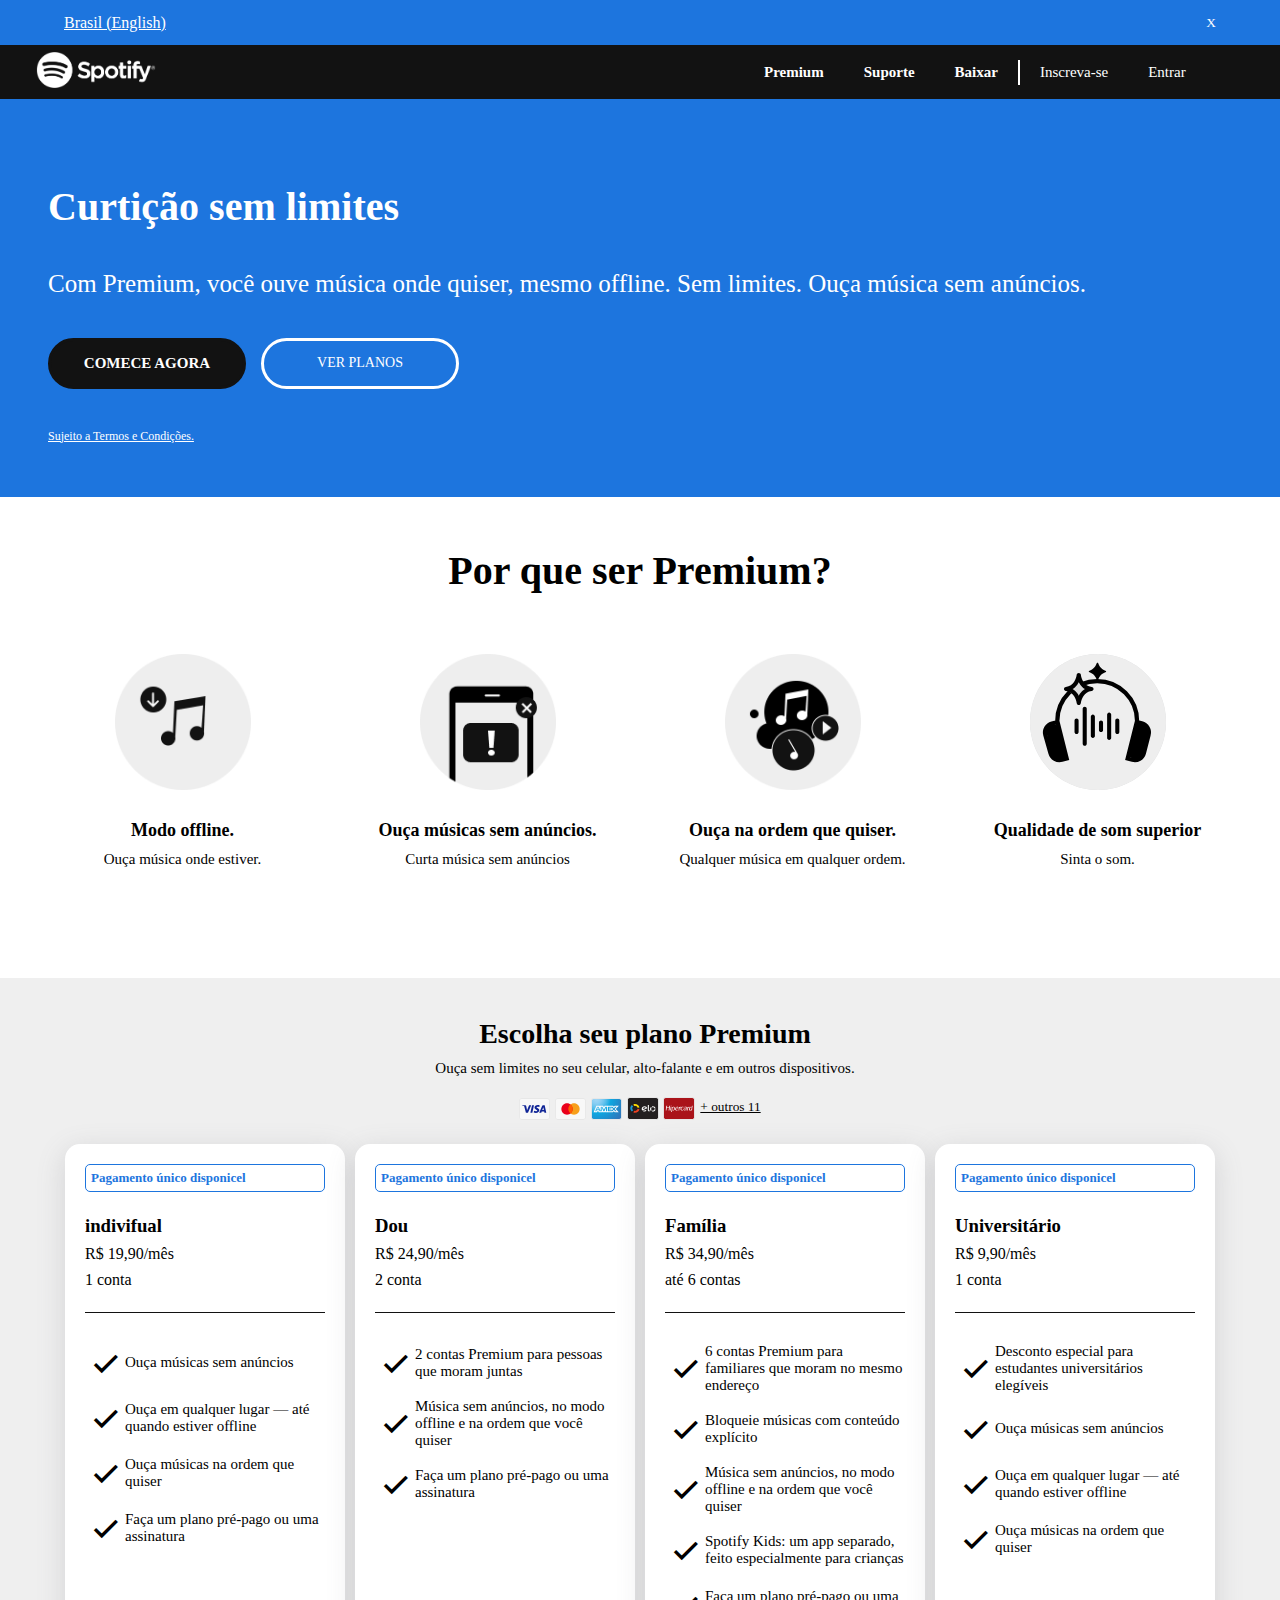
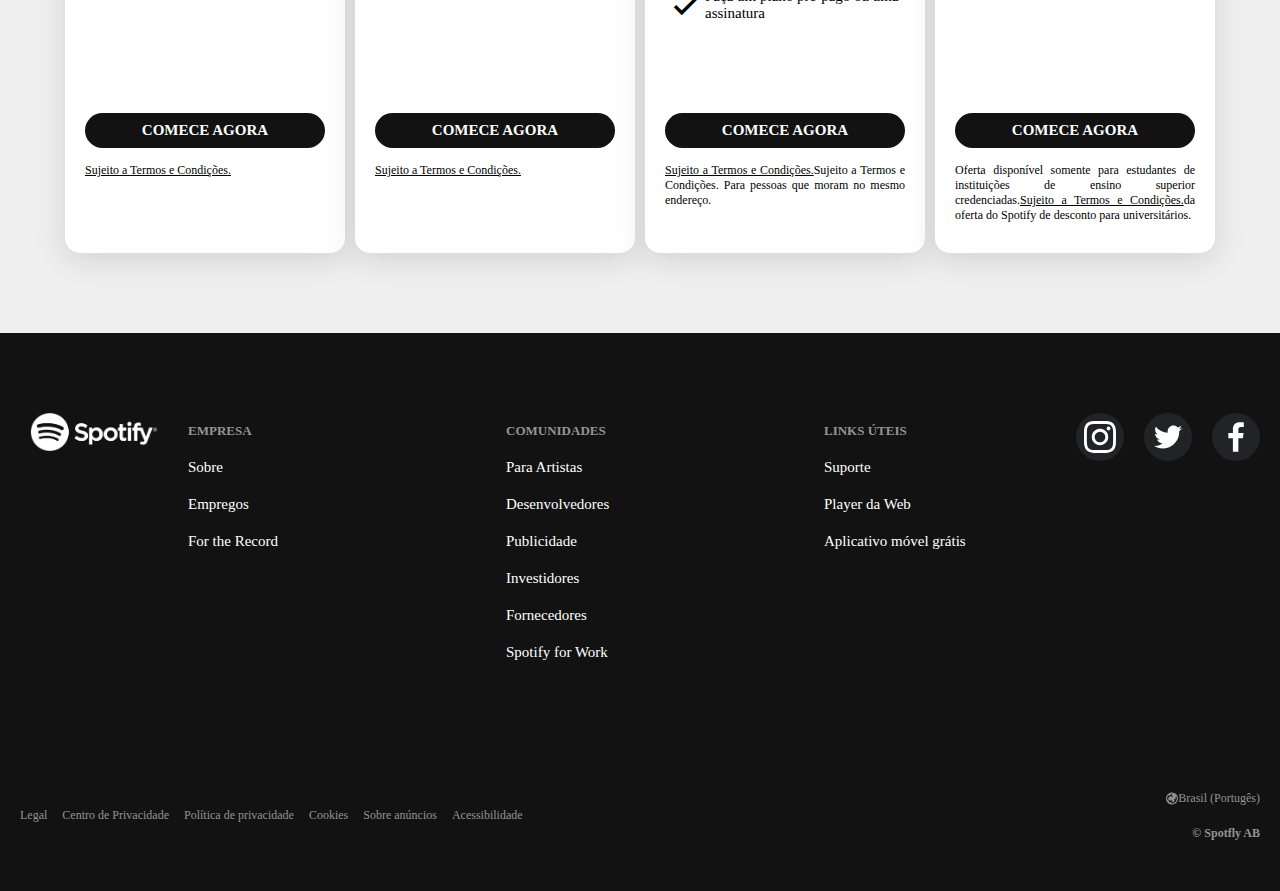
<file: index.html>
<!DOCTYPE html>
<html lang="en">
<head>
    <meta charset="UTF-8">
    <meta http-equiv="X-UA-Compatible" content="IE=edge">
    <meta name="viewport" content="width=device-width, initial-scale=1.0">
    <title>Spotifly Clone</title>
    <link rel="stylesheet" href="assets/style/style.css">
    <link rel="stylesheet" href="assets/style/style-seuplano.css">
    <link rel="stylesheet" href="assets/style/style-footer.css">

    <link href='https://unpkg.com/boxicons@2.1.4/css/boxicons.min.css' rel='stylesheet'>
</head>
<body>
    <header>

        <div id="lenguage">
            <p>Brasil (English)</p>
            <button id="close">X</button>
        </div>
        <nav>

            <a class="logo" href="/"><img src="assets/img/logo/logo.png" alt=""></a>
            
            <div class="mobile-menu">
                <div class="line1"></div>
                <div class="line2"></div>
                <div class="line3"></div>
            </div>
    
            <ul class="nav-list">
    
                <div class="nav-list-div">
    
                    <div class="nav-div-1">
                        <li><a href="#">Premium</a></li>
                        <li><a href="#">Suporte</a></li>
                        <li><a href="#">Baixar</a></li>
                    </div>
                    <div class="line-nav"></div>
                    <div class="nav-div-2">
                        <li><a href="#">Inscreva-se</a></li>
                        <li><a href="#">Entrar</a></li>
                    </div>
    
                </div>
    
                <div class="nav-div-3">
                    <img src="assets/img/logo/logo.png" alt="">
                </div>
    
            </ul>
    
        </nav>
        <section id="promotion">

            <div>
                <h1>Curtição sem limites</h1>
            </div>

            <div>
                <p>
                    Com Premium, você ouve música onde quiser, mesmo offline. Sem limites. Ouça música sem anúncios.
                </p>
            </div>

            <div class="botoes">
                <div class="btn_longo"> <p>Comece agora</p> </div>
                <div class="btn_longo-2"> <p>ver planos</p> </div>
            </div>

            <div class="letrinhas">
                <p><span> Sujeito a Termos e Condições.</span></p>
            </div>

        </section>
    </header>

    <main>
     
        <div id="premium">
            <div class="pq-premium">
                <h1>
                    Por que ser Premium?
                </h1>
            </div>
            <div id="pq_ser_premium">
                <div class="Modo_off">
                            <img src="assets/img/icons/icons_1.png" alt="">
                            <div>
                                <h4>Modo offline.</h4>
                                <p>Ouça música onde estiver.</p>
                            </div>
                </div>
                <div class="Modo_off">
                            <img src="assets/img/icons/icons_2.png" alt="">
                            <div>
                                <h4>Ouça músicas sem anúncios.</h4>
                                <p>Curta música sem anúncios</p>
                            </div>
                </div>
                <div class="Modo_off">
                            <img src="assets/img/icons/icons_3.png" alt="">
                            <div>
                                <h4>Ouça na ordem que quiser.</h4>
                                <p>Qualquer música em qualquer ordem.</p>
                            </div>
                </div>
                <div class="Modo_off">
                            <img src="assets/img/icons/icons_4.svg" alt="">
                            <div>
                                <h4>Qualidade de som superior</h4>
                                <p>Sinta o som.</p>
                            </div>
                </div>
            </div>
        </div>
        <section id="planos">
            <div class="escolha_p">
                <h3>Escolha seu plano Premium</h3>
                <p>Ouça sem limites no seu celular, alto-falante e em outros dispositivos.
                </p>
            </div>
            <div id= "cartoes">
                <div id="galeria">
                    <img src="assets/img/cards/card_1.svg">
                    <img src="assets/img/cards/card_2.svg">
                    <img src="assets/img/cards/card_3.svg">
                    <img src="assets/img/cards/card_4.svg">
                    <img src="assets/img/cards/card_5.svg">
                    
                    <div id="mais">
                        <img src="assets/img/cards-plus/card_plus_1.svg">
                        <img src="assets/img/cards-plus/card_plus_2.svg">
                        <img src="assets/img/cards-plus/card_plus_3.svg">
                        <img src="assets/img/cards-plus/card_plus_4.svg">
                        <img src="assets/img/cards-plus/card_plus_5.svg">
                        <img src="assets/img/cards-plus/card_plus_6.svg">
                        <img src="assets/img/cards-plus/card_plus_7.svg">
                        <img src="assets/img/cards-plus/card_plus_8.svg">
                        <img src="assets/img/cards-plus/card_plus_9.svg">
                        <img src="assets/img/cards-plus/card_plus_10.svg">
                        <img src="assets/img/cards-plus/card_plus_11.svg">
                    </div>
                </div>
                <button id="btn-mostrar-mais">+ outros 11</button>
            </div>

            <section id="cards">
                <div class="cards-4">
                    <div class="card">
                        <div class="pagamento-ind">
                            <p><span class="pagamento">Pagamento único disponicel</span></p>
                            <h3>indivifual</h3>
                            <p>R$ 19,90/mês</p>
                            <p>1 conta</p>
                            <div class="linha"></div>
                        </div>
                        <ul class="card-list">
                            <li> <i class='bx bx-check' ></i>
                                Ouça músicas sem anúncios</li>
                            <li><i class='bx bx-check' ></i>
                                Ouça em qualquer lugar — até quando estiver offline</li>
                            <li><i class='bx bx-check' ></i>
                                Ouça músicas na ordem que quiser</li>
                            <li><i class='bx bx-check' ></i>
                                Faça um plano pré-pago ou uma assinatura</li>
                        </ul>
                        <div class="btn-comeca-agr">
                            <p>comece agora</p>
                        </div>
                
                        <div class="sujeito">
                            <p><span>Sujeito a Termos e Condições.</span></p>
                        </div>
                    </div>
                </div>
                <div class="cards-4">
                    <div class="card">
                        <div class="pagamento-ind">
                            <p><span class="pagamento">Pagamento único disponicel</span></p>
                            <h3>Dou</h3>
                            <p>R$ 24,90/mês</p>
                            <p>2 conta</p>
                            <div class="linha"></div>
                        </div>
                        <ul class="card-list">
                            <li> <i class='bx bx-check' ></i>
                                2 contas Premium para pessoas que moram juntas</li>
                            <li><i class='bx bx-check' ></i>
                                Música sem anúncios, no modo offline e na ordem que você quiser</li>
                            <li><i class='bx bx-check' ></i>
                                Faça um plano pré-pago ou uma assinatura</li>
                        </ul>
                        <div class="btn-comeca-agr">
                            <p>comece agora</p>
                        </div>
                
                        <div class="sujeito">
                            <p><span>Sujeito a Termos e Condições.</span></p>
                        </div>
                    </div>
                </div>
                <div class="cards-4">
                    <div class="card">
                        <div class="pagamento-ind">
                            <p><span class="pagamento">Pagamento único disponicel</span></p>
                            <h3>Família</h3>
                            <p>R$ 34,90/mês</p>
                            <p>até 6 contas</p>
                            <div class="linha"></div>
                        </div>
                        <ul class="card-list">
                            <li> <i class='bx bx-check' ></i>
                                6 contas Premium para familiares que moram no mesmo endereço</li>
                            <li><i class='bx bx-check' ></i>
                                Bloqueie músicas com conteúdo explícito</li>
                            <li><i class='bx bx-check' ></i>
                                Música sem anúncios, no modo offline e na ordem que você quiser</li>
                            <li><i class='bx bx-check' ></i>
                                Spotify Kids: um app separado, feito especialmente para crianças</li>
                            <li><i class='bx bx-check' ></i>
                                Faça um plano pré-pago ou uma assinatura</li>
                        </ul>
                        <div class="btn-comeca-agr">
                            <p>comece agora</p>
                        </div>
                
                        <div class="sujeito">
                            <p>
                                <span>Sujeito a Termos e Condições.</span>Sujeito a Termos e Condições. Para pessoas que moram no mesmo endereço.</p>
                        </div>
                    </div>
                </div>
                <div class="cards-4">
                    <div class="card">
                        <div class="pagamento-ind">
                            <p><span class="pagamento">Pagamento único disponicel</span></p>
                            <h3>Universitário</h3>
                            <p>R$ 9,90/mês</p>
                            <p>1 conta</p>
                            <div class="linha"></div>
                        </div>
                        <ul class="card-list">
                            <li> <i class='bx bx-check' ></i>
                                Desconto especial para estudantes universitários elegíveis</li>
                            <li><i class='bx bx-check' ></i>
                                Ouça músicas sem anúncios</li>
                            <li><i class='bx bx-check' ></i>
                                Ouça em qualquer lugar — até quando estiver offline</li>
                            <li><i class='bx bx-check' ></i>
                                Ouça músicas na ordem que quiser</li>
                        </ul>
                        <div class="btn-comeca-agr">
                            <p>comece agora</p>
                        </div>
                
                        <div class="sujeito">
                            <p>Oferta disponível somente para estudantes de instituições de ensino superior credenciadas.<span>Sujeito a Termos e Condições.</span>da oferta do Spotify de desconto para universitários.</p>
                        </div>
                    </div>
                </div>
            </section>
        </section>

    </main>
    <footer>

        <div id="footer-page">
            
            <div class="teste">
                <div class="footer-logo">
                    <img src="assets/img/logo/logo.png" alt="">
                </div>
                <div id="footer_cont">
                    <div class="footer-caracts">
                       <h4>EMPRESA</h4>
                        <div>
                            <p>Sobre</p>
                            <p>Empregos</p>
                            <p>For the Record</p>
                        </div>
                    </div>
                    <div class="footer-caracts">
                       <h4>COMUNIDADES</h4>
                        <div>
                            <p>Para Artistas</p>
                            <p>Desenvolvedores</p>
                            <p>Publicidade</p>
                            <p>Investidores</p>
                            <p>Fornecedores</p>
                            <p>Spotify for Work</p>
                        </div>
                    </div>
                    <div class="footer-caracts">
                       <h4>LINKS ÚTEIS</h4>
                        <div>
                            <p>Suporte</p>
                            <p>Player da Web</p>
                            <p>Aplicativo móvel grátis</p>
                        </div>
                    </div>
                </div>
                <div class="social_midias">
                    <div>
                        <img src="assets/img/social-logos/social_icons_1.svg" alt="">
                    </div>
                    <div>
                        <img src="assets/img/social-logos/social_icons_2.svg" alt="">
                    </div>
                    <div>
                        <img src="assets/img/social-logos/social_icons_3.svg" alt="">
                    </div>
                </div>
            </div>

            <div class="finalzinho">
                <div class="elementos">
                    <p>Legal</p>
                    <p>Centro de Privacidade</p>
                    <p>Política de privacidade</p>
                    <p>Cookies</p>
                    <p>Sobre anúncios</p>
                    <p>Acessibilidade</p>
                </div>
                <div class="direitos">
                    <div class="mundinho">
                        <svg width="12" height="13" viewBox="0 0 12 13" xmlns="http://www.w3.org/2000/svg" aria-hidden="true" focusable="false" class="svelte-184rsfv">
                            <path d="M6 0.624023C8.07255 0.624023 9.90309 1.68041 10.9815 3.28299C10.9819 3.28367 10.9822 3.28403 10.9825 3.28438C11.0029 3.30998 11.0209 3.33677 11.0363 3.36446C11.6453 4.30352 12 5.42315 12 6.62402C12 9.92265 9.32436 12.6079 6.02962 12.624C6.02732 12.6241 6.02495 12.6241 6.02258 12.6241L6 12.624C2.69149 12.624 0 9.93253 0 6.62402C0 3.31571 2.69149 0.624023 6 0.624023ZM6 1.78528C5.80411 1.78528 5.61089 1.79698 5.42102 1.81972C5.39755 1.91375 5.34896 2.0023 5.2765 2.07641L3.75157 3.63714C3.64024 3.75103 3.48978 3.812 3.33616 3.812C3.26752 3.812 3.19848 3.7998 3.1318 3.77483C2.91623 3.69359 2.76891 3.49277 2.75652 3.26265L2.74444 3.04725C1.77228 3.93289 1.16125 5.20844 1.16125 6.62402C1.16125 6.90513 1.18535 7.1807 1.23158 7.44881L2.11909 8.18538C2.12814 8.19266 2.13699 8.20053 2.14564 8.20859L2.91981 8.93437C2.99003 9.00007 3.04274 9.08228 3.07323 9.17374L3.37633 10.0793L3.83343 10.3016H4.86133C5.01514 10.3016 5.16285 10.3625 5.27182 10.4715L6.25621 11.4561C8.80567 11.3224 10.8387 9.20617 10.8387 6.62402C10.8387 5.8726 10.6666 5.16063 10.3596 4.52549L9.45716 5.24616L9.62455 5.6122C9.65956 5.68812 9.67726 5.77053 9.67726 5.85393V6.60784C9.67726 6.78014 9.60075 6.94358 9.46857 7.05393C9.3362 7.16407 9.16154 7.2103 8.99219 7.17902L8.05556 7.00751L8.52643 8.28855C8.58347 8.44354 8.57167 8.61544 8.49417 8.76139L7.67162 10.3097C7.58211 10.4783 7.41628 10.5907 7.22969 10.6136L7.15866 10.6179C6.94387 10.6179 6.74659 10.4991 6.64589 10.3093L6.25231 9.56742C6.24563 9.55444 6.23913 9.54126 6.23323 9.52788L5.91027 8.78833L5.5222 8.25412L4.15443 8.44118C4.0551 8.45475 3.9538 8.44255 3.86057 8.40518L2.68811 7.93765C2.46526 7.84855 2.3201 7.632 2.32244 7.39204L2.33879 5.84783C2.34095 5.65035 2.44304 5.46763 2.61022 5.3624L4.57554 4.12641C4.81058 3.97869 5.11781 4.01783 5.30801 4.22062L5.95905 4.91395L6.7818 5.23062L7.05303 5.13365L5.90181 3.48933C5.77849 3.3131 5.76256 3.08317 5.86051 2.89179L6.41732 1.80311C6.27976 1.7913 6.14057 1.78528 6 1.78528Z" fill="#8F8F8F"></path>
                        </svg>
                        Brasil (Portugês)
                    </div>
                    <h4>&copy; Spotfly AB</h4>
                    
                </div>
            </div>
            
    </footer>
    <script src="assets/script/script.js"></script>
    <script src="assets/script/script-seuplano.js"></script>
</body>
</html>
</file>
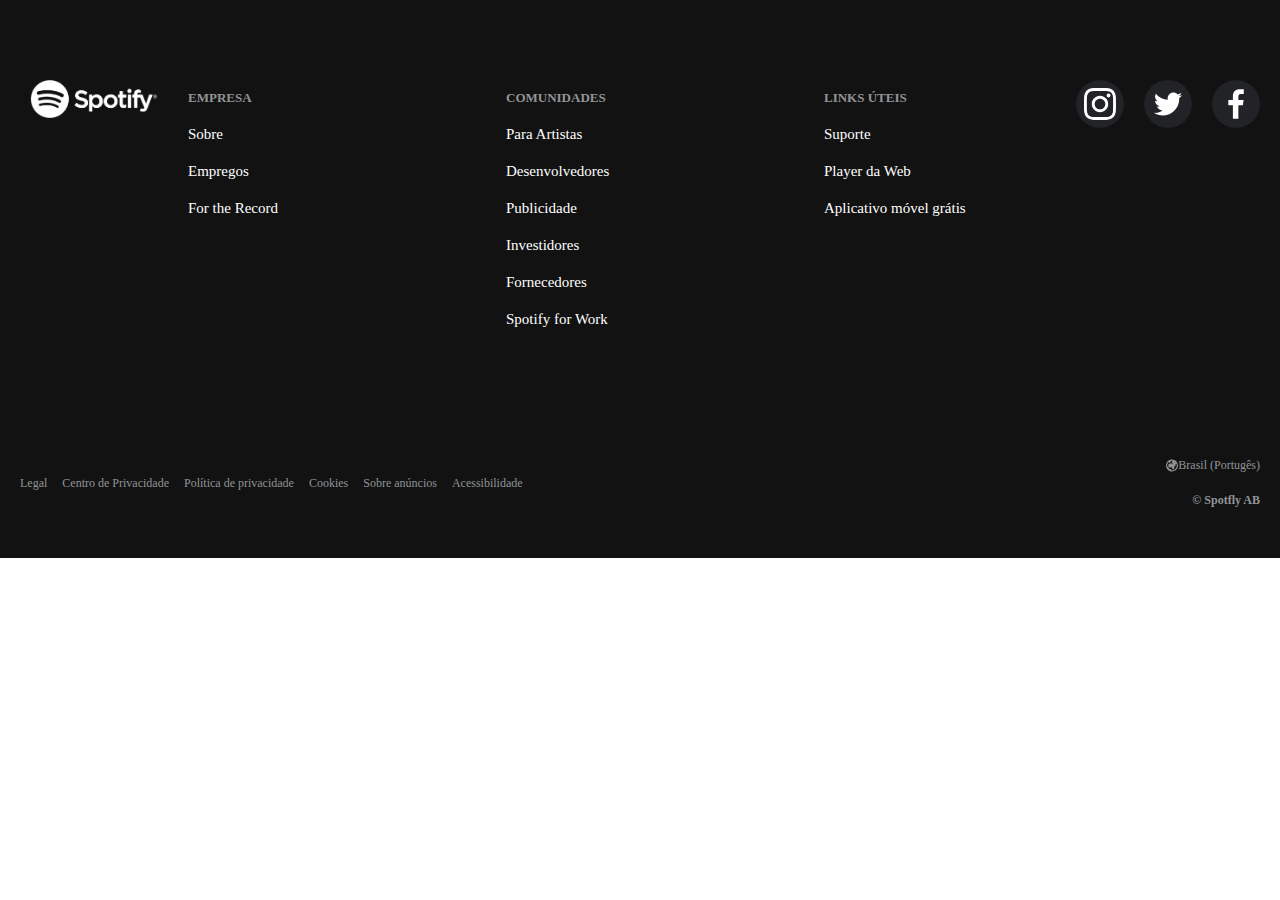
<file: testes/footer/footer.html>
<!DOCTYPE html>
<html lang="en">
<head>
    <meta charset="UTF-8">
    <meta http-equiv="X-UA-Compatible" content="IE=edge">
    <meta name="viewport" content="width=device-width, initial-scale=1.0">
    <title>Document</title>
    <link rel="stylesheet" href="footer.css">
</head>
<body>
    <footer>

        <div id="footer-page">
            
            <div class="teste">
                <div class="footer-logo">
                    <img src="../assets/img/logo/logo.png" alt="">
                </div>
                <div id="footer_cont">
                    <div class="footer-caracts">
                       <h4>EMPRESA</h4>
                        <div>
                            <p>Sobre</p>
                            <p>Empregos</p>
                            <p>For the Record</p>
                        </div>
                    </div>
                    <div class="footer-caracts">
                       <h4>COMUNIDADES</h4>
                        <div>
                            <p>Para Artistas</p>
                            <p>Desenvolvedores</p>
                            <p>Publicidade</p>
                            <p>Investidores</p>
                            <p>Fornecedores</p>
                            <p>Spotify for Work</p>
                        </div>
                    </div>
                    <div class="footer-caracts">
                       <h4>LINKS ÚTEIS</h4>
                        <div>
                            <p>Suporte</p>
                            <p>Player da Web</p>
                            <p>Aplicativo móvel grátis</p>
                        </div>
                    </div>
                </div>
                <div class="social_midias">
                    <div>
                        <img src="../assets/img/social-logos/social_icons_1.svg" alt="">
                    </div>
                    <div>
                        <img src="../assets/img/social-logos/social_icons_2.svg" alt="">
                    </div>
                    <div>
                        <img src="../assets/img/social-logos/social_icons_3.svg" alt="">
                    </div>
                </div>
            </div>

            <div class="finalzinho">
                <div class="elementos">
                    <p>Legal</p>
                    <p>Centro de Privacidade</p>
                    <p>Política de privacidade</p>
                    <p>Cookies</p>
                    <p>Sobre anúncios</p>
                    <p>Acessibilidade</p>
                </div>
                <div class="direitos">
                    <div class="mundinho">
                        <svg width="12" height="13" viewBox="0 0 12 13" xmlns="http://www.w3.org/2000/svg" aria-hidden="true" focusable="false" class="svelte-184rsfv">
                            <path d="M6 0.624023C8.07255 0.624023 9.90309 1.68041 10.9815 3.28299C10.9819 3.28367 10.9822 3.28403 10.9825 3.28438C11.0029 3.30998 11.0209 3.33677 11.0363 3.36446C11.6453 4.30352 12 5.42315 12 6.62402C12 9.92265 9.32436 12.6079 6.02962 12.624C6.02732 12.6241 6.02495 12.6241 6.02258 12.6241L6 12.624C2.69149 12.624 0 9.93253 0 6.62402C0 3.31571 2.69149 0.624023 6 0.624023ZM6 1.78528C5.80411 1.78528 5.61089 1.79698 5.42102 1.81972C5.39755 1.91375 5.34896 2.0023 5.2765 2.07641L3.75157 3.63714C3.64024 3.75103 3.48978 3.812 3.33616 3.812C3.26752 3.812 3.19848 3.7998 3.1318 3.77483C2.91623 3.69359 2.76891 3.49277 2.75652 3.26265L2.74444 3.04725C1.77228 3.93289 1.16125 5.20844 1.16125 6.62402C1.16125 6.90513 1.18535 7.1807 1.23158 7.44881L2.11909 8.18538C2.12814 8.19266 2.13699 8.20053 2.14564 8.20859L2.91981 8.93437C2.99003 9.00007 3.04274 9.08228 3.07323 9.17374L3.37633 10.0793L3.83343 10.3016H4.86133C5.01514 10.3016 5.16285 10.3625 5.27182 10.4715L6.25621 11.4561C8.80567 11.3224 10.8387 9.20617 10.8387 6.62402C10.8387 5.8726 10.6666 5.16063 10.3596 4.52549L9.45716 5.24616L9.62455 5.6122C9.65956 5.68812 9.67726 5.77053 9.67726 5.85393V6.60784C9.67726 6.78014 9.60075 6.94358 9.46857 7.05393C9.3362 7.16407 9.16154 7.2103 8.99219 7.17902L8.05556 7.00751L8.52643 8.28855C8.58347 8.44354 8.57167 8.61544 8.49417 8.76139L7.67162 10.3097C7.58211 10.4783 7.41628 10.5907 7.22969 10.6136L7.15866 10.6179C6.94387 10.6179 6.74659 10.4991 6.64589 10.3093L6.25231 9.56742C6.24563 9.55444 6.23913 9.54126 6.23323 9.52788L5.91027 8.78833L5.5222 8.25412L4.15443 8.44118C4.0551 8.45475 3.9538 8.44255 3.86057 8.40518L2.68811 7.93765C2.46526 7.84855 2.3201 7.632 2.32244 7.39204L2.33879 5.84783C2.34095 5.65035 2.44304 5.46763 2.61022 5.3624L4.57554 4.12641C4.81058 3.97869 5.11781 4.01783 5.30801 4.22062L5.95905 4.91395L6.7818 5.23062L7.05303 5.13365L5.90181 3.48933C5.77849 3.3131 5.76256 3.08317 5.86051 2.89179L6.41732 1.80311C6.27976 1.7913 6.14057 1.78528 6 1.78528Z" fill="#8F8F8F"></path>
                        </svg>
                        Brasil (Portugês)
                    </div>
                    <h4>&copy; Spotfly AB</h4>
                    
                </div>
            </div>
            
    </footer>
</body>
</html>
</file>
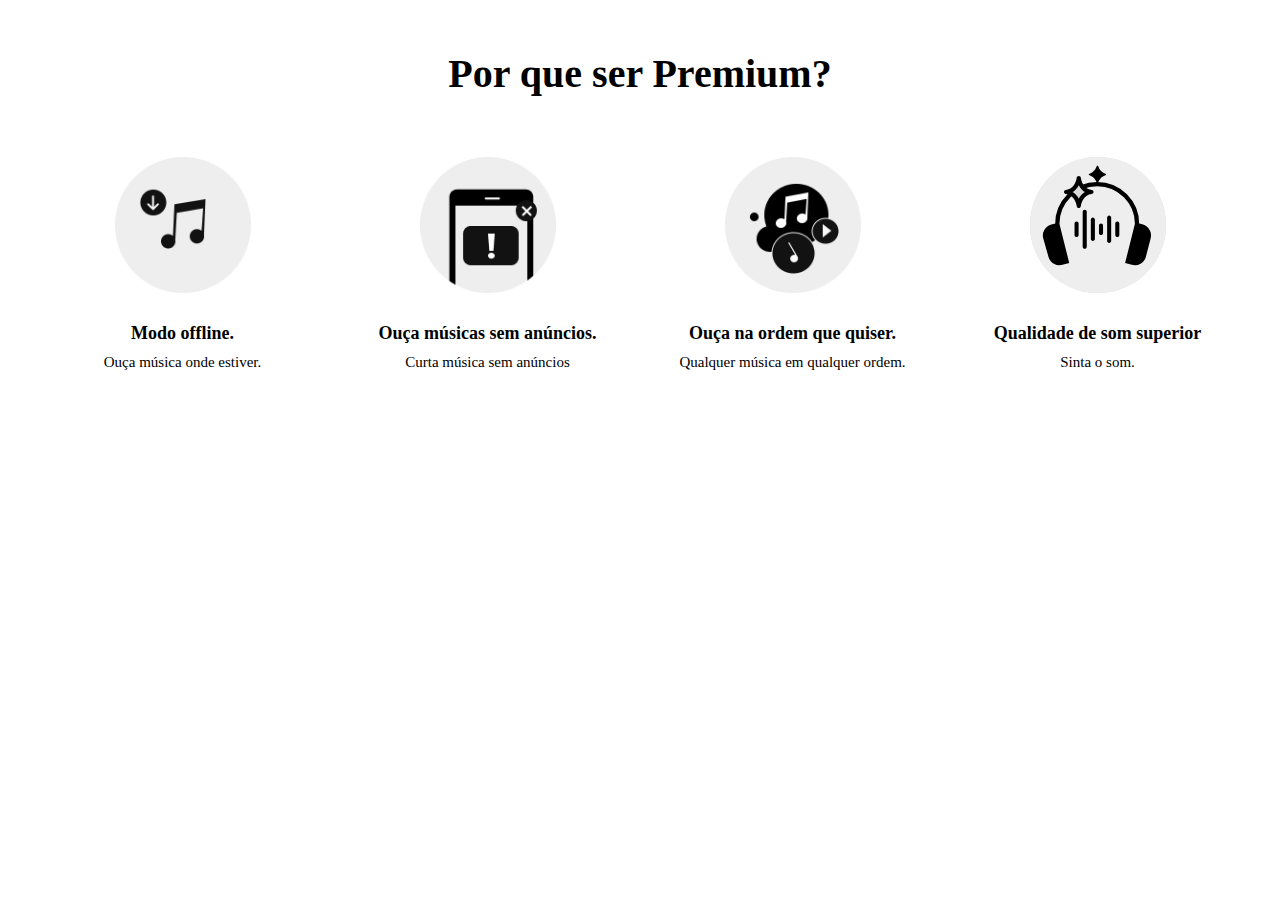
<file: testes/teste03/teste03.html>
<!DOCTYPE html>
<html lang="en">
<head>
    <meta charset="UTF-8">
    <meta http-equiv="X-UA-Compatible" content="IE=edge">
    <meta name="viewport" content="width=device-width, initial-scale=1.0">
    <title>Document</title>
    <link rel="stylesheet" href="teste03.css">
</head>
<body>
    <main>

        <div id="premium">
            <div class="pq-premium">
                <h1>
                    Por que ser Premium?
                </h1>
            </div>
            <div id="pq_ser_premium">
                <div class="Modo_off">
                            <img src="../assets/img/icons/icons_1.png" alt="">
                            <div>
                                <h4>Modo offline.</h4>
                                <p>Ouça música onde estiver.</p>
                            </div>
                </div>
                <div class="Modo_off">
                            <img src="../assets/img/icons/icons_2.png" alt="">
                            <div>
                                <h4>Ouça músicas sem anúncios.</h4>
                                <p>Curta música sem anúncios</p>
                            </div>
                </div>
                <div class="Modo_off">
                            <img src="../assets/img/icons/icons_3.png" alt="">
                            <div>
                                <h4>Ouça na ordem que quiser.</h4>
                                <p>Qualquer música em qualquer ordem.</p>
                            </div>
                </div>
                <div class="Modo_off">
                            <img src="../assets/img/icons/icons_4.svg" alt="">
                            <div>
                                <h4>Qualidade de som superior</h4>
                                <p>Sinta o som.</p>
                            </div>
                </div>
            </div>
        </div>
    </main>
</body>
</html>
</file>
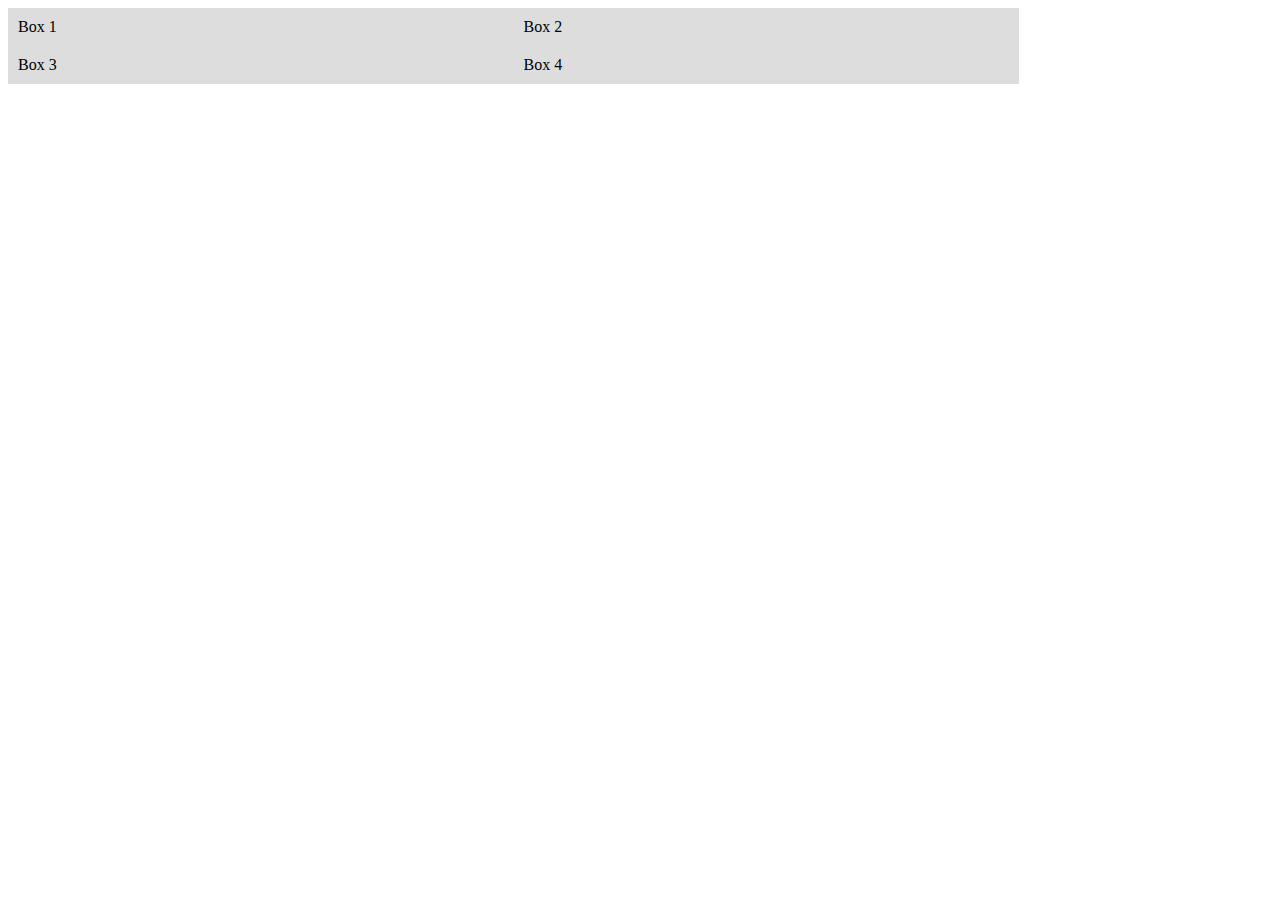
<file: testes/teste03/teste3.5.html>
<!DOCTYPE html>
<html lang="en">
<head>
    <meta charset="UTF-8">
    <meta http-equiv="X-UA-Compatible" content="IE=edge">
    <meta name="viewport" content="width=device-width, initial-scale=1.0">
    <title>Document</title>
    <link rel="stylesheet" href="teste3.5.css">
</head>
<body>
    <div class="container">
        <div class="box">Box 1</div>
        <div class="box">Box 2</div>
        <div class="box">Box 3</div>
        <div class="box">Box 4</div>
    </div>      
</body>
</html>
</file>
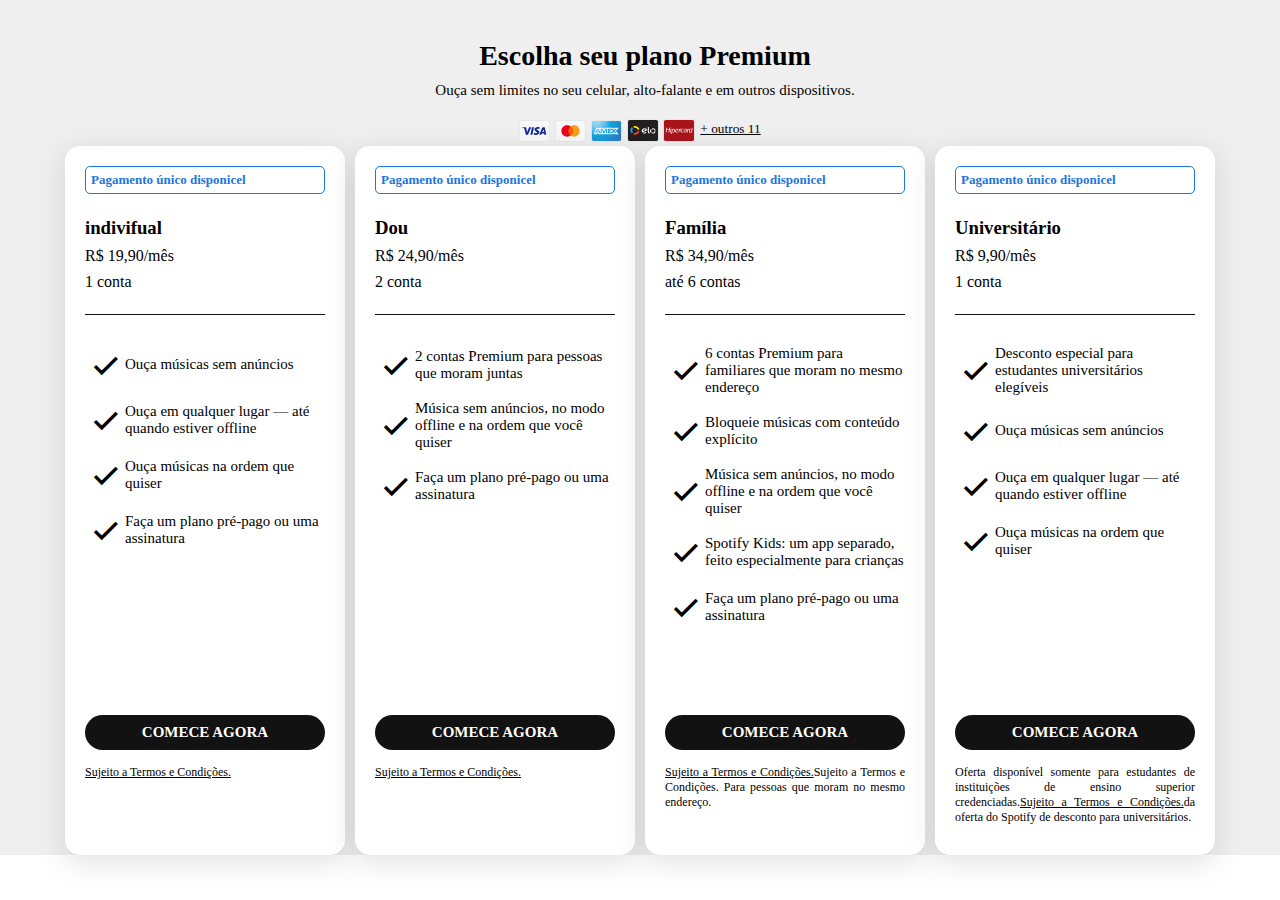
<file: testes/teste04/teste04.html>
<!DOCTYPE html>
<html lang="en">
<head>
    <meta charset="UTF-8">
    <meta http-equiv="X-UA-Compatible" content="IE=edge">
    <meta name="viewport" content="width=device-width, initial-scale=1.0">
    <title>Document</title>
    <link rel="stylesheet" href="teste04.css">
    <link href='https://unpkg.com/boxicons@2.1.4/css/boxicons.min.css' rel='stylesheet'>

</head>
<body>
    <main>
        <section id="planos">
            <div class="escolha_p">
                <h3>Escolha seu plano Premium</h3>
                <p>Ouça sem limites no seu celular, alto-falante e em outros dispositivos.
                </p>
            </div>
            <div id= "cartoes">
                <div id="galeria">
                    <img src="../assets/img/cards/card_1.svg">
                    <img src="../assets/img/cards/card_2.svg">
                    <img src="../assets/img/cards/card_3.svg">
                    <img src="../assets/img/cards/card_4.svg">
                    <img src="../assets/img/cards/card_5.svg">
                    
                    <div id="mais">
                        <img src="../assets/img/cards-plus/card_plus_1.svg">
                        <img src="../assets/img/cards-plus/card_plus_2.svg">
                        <img src="../assets/img/cards-plus/card_plus_3.svg">
                        <img src="../assets/img/cards-plus/card_plus_4.svg">
                        <img src="../assets/img/cards-plus/card_plus_5.svg">
                        <img src="../assets/img/cards-plus/card_plus_6.svg">
                        <img src="../assets/img/cards-plus/card_plus_7.svg">
                        <img src="../assets/img/cards-plus/card_plus_8.svg">
                        <img src="../assets/img/cards-plus/card_plus_9.svg">
                        <img src="../assets/img/cards-plus/card_plus_10.svg">
                        <img src="../assets/img/cards-plus/card_plus_11.svg">
                    </div>
                </div>
                <button id="btn-mostrar-mais">+ outros 11</button>
            </div>

            <section id="cards">
                <div class="cards-4">
                    <div class="card">
                        <div class="pagamento-ind">
                            <p><span class="pagamento">Pagamento único disponicel</span></p>
                            <h3>indivifual</h3>
                            <p>R$ 19,90/mês</p>
                            <p>1 conta</p>
                            <div class="linha"></div>
                        </div>
                        <ul class="card-list">
                            <li> <i class='bx bx-check' ></i>
                                Ouça músicas sem anúncios</li>
                            <li><i class='bx bx-check' ></i>
                                Ouça em qualquer lugar — até quando estiver offline</li>
                            <li><i class='bx bx-check' ></i>
                                Ouça músicas na ordem que quiser</li>
                            <li><i class='bx bx-check' ></i>
                                Faça um plano pré-pago ou uma assinatura</li>
                        </ul>
                        <div class="btn-comeca-agr">
                            <p>comece agora</p>
                        </div>
                
                        <div class="sujeito">
                            <p><span>Sujeito a Termos e Condições.</span></p>
                        </div>
                    </div>
                </div>
                <div class="cards-4">
                    <div class="card">
                        <div class="pagamento-ind">
                            <p><span class="pagamento">Pagamento único disponicel</span></p>
                            <h3>Dou</h3>
                            <p>R$ 24,90/mês</p>
                            <p>2 conta</p>
                            <div class="linha"></div>
                        </div>
                        <ul class="card-list">
                            <li> <i class='bx bx-check' ></i>
                                2 contas Premium para pessoas que moram juntas</li>
                            <li><i class='bx bx-check' ></i>
                                Música sem anúncios, no modo offline e na ordem que você quiser</li>
                            <li><i class='bx bx-check' ></i>
                                Faça um plano pré-pago ou uma assinatura</li>
                        </ul>
                        <div class="btn-comeca-agr">
                            <p>comece agora</p>
                        </div>
                
                        <div class="sujeito">
                            <p><span>Sujeito a Termos e Condições.</span></p>
                        </div>
                    </div>
                </div>
                <div class="cards-4">
                    <div class="card">
                        <div class="pagamento-ind">
                            <p><span class="pagamento">Pagamento único disponicel</span></p>
                            <h3>Família</h3>
                            <p>R$ 34,90/mês</p>
                            <p>até 6 contas</p>
                            <div class="linha"></div>
                        </div>
                        <ul class="card-list">
                            <li> <i class='bx bx-check' ></i>
                                6 contas Premium para familiares que moram no mesmo endereço</li>
                            <li><i class='bx bx-check' ></i>
                                Bloqueie músicas com conteúdo explícito</li>
                            <li><i class='bx bx-check' ></i>
                                Música sem anúncios, no modo offline e na ordem que você quiser</li>
                            <li><i class='bx bx-check' ></i>
                                Spotify Kids: um app separado, feito especialmente para crianças</li>
                            <li><i class='bx bx-check' ></i>
                                Faça um plano pré-pago ou uma assinatura</li>
                        </ul>
                        <div class="btn-comeca-agr">
                            <p>comece agora</p>
                        </div>
                
                        <div class="sujeito">
                            <p>
                                <span>Sujeito a Termos e Condições.</span>Sujeito a Termos e Condições. Para pessoas que moram no mesmo endereço.</p>
                        </div>
                    </div>
                </div>
                <div class="cards-4">
                    <div class="card">
                        <div class="pagamento-ind">
                            <p><span class="pagamento">Pagamento único disponicel</span></p>
                            <h3>Universitário</h3>
                            <p>R$ 9,90/mês</p>
                            <p>1 conta</p>
                            <div class="linha"></div>
                        </div>
                        <ul class="card-list">
                            <li> <i class='bx bx-check' ></i>
                                Desconto especial para estudantes universitários elegíveis</li>
                            <li><i class='bx bx-check' ></i>
                                Ouça músicas sem anúncios</li>
                            <li><i class='bx bx-check' ></i>
                                Ouça em qualquer lugar — até quando estiver offline</li>
                            <li><i class='bx bx-check' ></i>
                                Ouça músicas na ordem que quiser</li>
                        </ul>
                        <div class="btn-comeca-agr">
                            <p>comece agora</p>
                        </div>
                
                        <div class="sujeito">
                            <p>Oferta disponível somente para estudantes de instituições de ensino superior credenciadas.<span>Sujeito a Termos e Condições.</span>da oferta do Spotify de desconto para universitários.</p>
                        </div>
                    </div>
                </div>
            </section>
        </section>

    </main>
    <script src="teste04.js"></script>
</body>
</html>
</file>
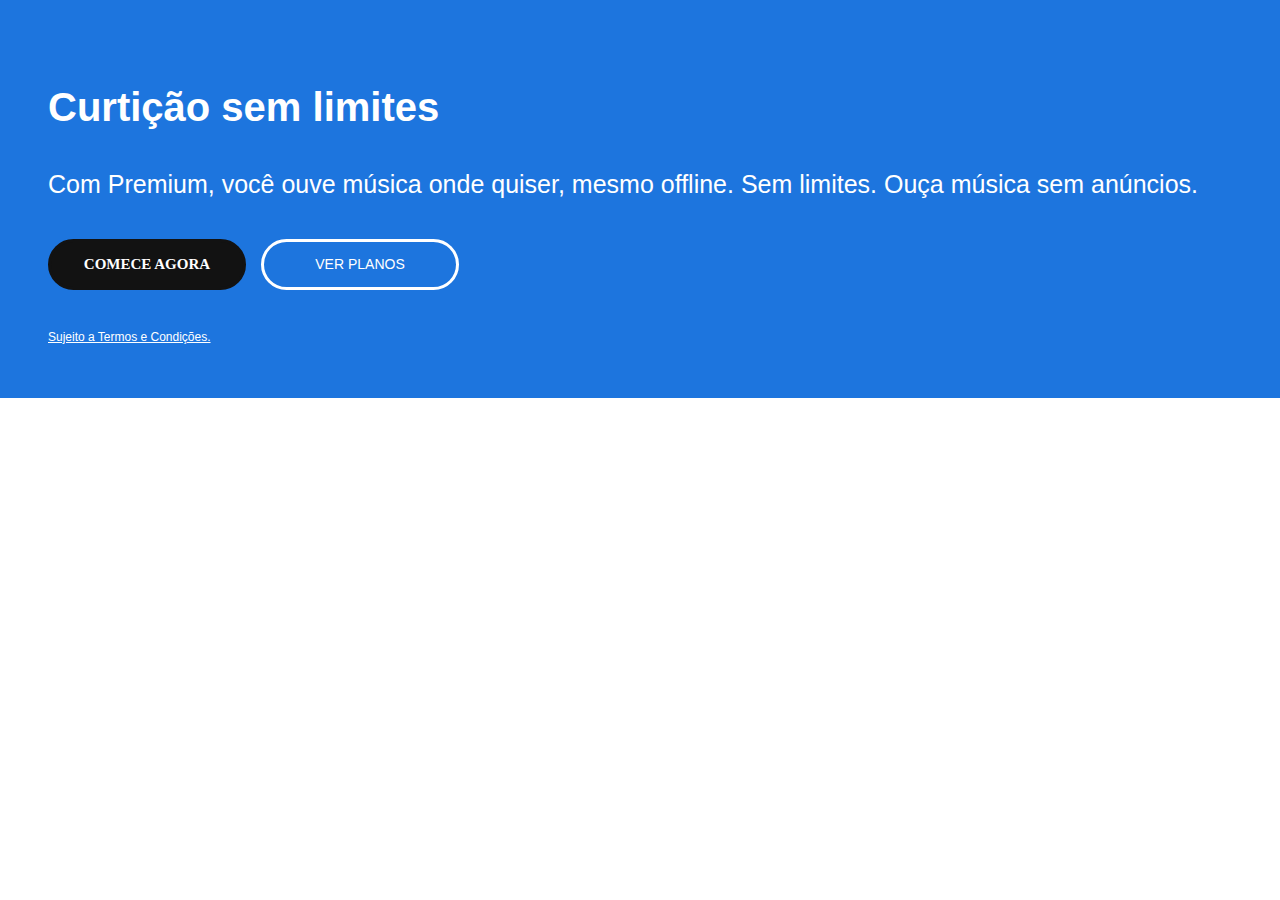
<file: testes/tste02-no-add/teste02.html>
<!DOCTYPE html>
<html lang="en">
<head>
    <meta charset="UTF-8">
    <meta http-equiv="X-UA-Compatible" content="IE=edge">
    <meta name="viewport" content="width=device-width, initial-scale=1.0">
    <title>Document</title>

    <link rel="stylesheet" href="teste02.css">
</head>
<body>
    <main>
        <section id="promotion">

            <div>
                <h1>Curtição sem limites</h1>
            </div>

            <div>
                <p>
                    Com Premium, você ouve música onde quiser, mesmo offline. Sem limites. Ouça música sem anúncios.
                </p>
            </div>

            <div class="botoes">
                <div class="btn_longo"> <p>Comece agora</p> </div>
                <div class="btn_longo-2"> <p>ver planos</p> </div>
            </div>

            <div class="letrinhas">
                <p><span> Sujeito a Termos e Condições.</span></p>
            </div>

        </section>
    </main>

    
</body>
</html>
</file>
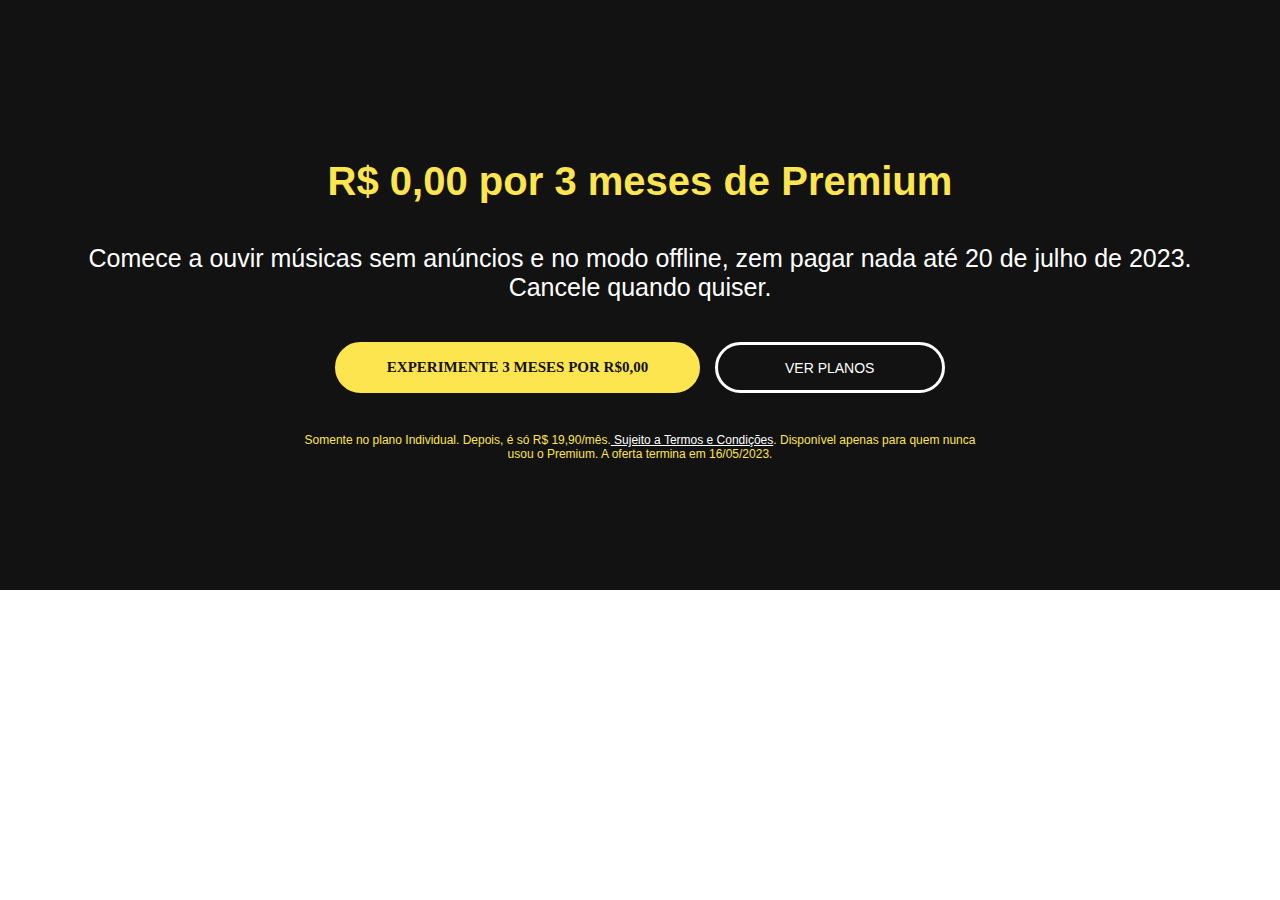
<file: testes/tste02/teste02.html>
<!DOCTYPE html>
<html lang="en">
<head>
    <meta charset="UTF-8">
    <meta http-equiv="X-UA-Compatible" content="IE=edge">
    <meta name="viewport" content="width=device-width, initial-scale=1.0">
    <title>Document</title>

    <link rel="stylesheet" href="teste02.css">
</head>
<body>
    <main>
        <section id="promotion">

            <div>
                <h1><span class="prom-valor">R$ 0,00</span> por 3 meses de Premium</h1>
            </div>

            <div>
                <p>
                    Comece a ouvir músicas sem anúncios e no modo offline, zem pagar nada até 20 de julho de 2023. Cancele quando quiser.
                </p>
            </div>

            <div class="botoes">
                <div class="btn_longo"> <p>experimente 3 meses por R$0,00</p> </div>
                <div class="btn_longo-2"> <p>ver planos</p> </div>
            </div>

            <div class="letrinhas">
                <p>Somente no plano Individual. Depois, é só R$ 19,90/mês.<span> Sujeito a Termos e Condições</span>. Disponível apenas para quem nunca usou o Premium. A oferta termina em 16/05/2023.</p>
            </div>

        </section>
    </main>

    
</body>
</html>
</file>
<file: assets/style/style.css>
/*importar font*/
@font-face{
    font-family: [Gotham];
    src: local(Gotham), url(../assets/font/Gotham-Medium.otf);
    font-weight: normal;
}
@font-face{
    font-family: [Gotham];
    src: local(Gotham), url(../assets/font/Gotham-Bold.otf);
    font-weight: bold;
}
@font-face{
    font-family: [Gotham];
    src: local(Gotham), url(../assets/font/Gotham-Black.otf);
    font-weight: bolder;
}
/*importar font*/
:root{
    --blue: #1d75de ;
    --black: #121212 ;
    --background_gray: #efefef ;
    --green: #1ed760 ;
    --gray: #919496 ;
    --font: Gotham;
    --color-white: #fff;
}
*{
    margin: 0;
    padding: 0;
    font-family: var(--font);
}


/*linha para fechar a lingua*/
#lenguage{
    height: 45px;
    background: var(--blue);
    font-family: var(--font), Arial, Helvetica, sans-serif;
    align-items: center;
    display: flex;
    justify-content: space-between;
    padding: 0 5vw;
    color: white;
}
#lenguage > p{
    text-decoration: underline;
}
#lenguage > button{
    border: none;
    color: white;
    background: var(--blue);
}
/*linha para fechar a lingua*/



/*isto e para os links do li*/
a {
    color: #fff;
    text-decoration: none;
    transition: 0.3s;
}
  a:hover {
    color: var(--green);
}
/*isto e para os links do li*/



/*deixar a imagem do logo menor*/
.logo > img{
    width: 120px;
}
/*deixar a imagem do logo menor*/
  

/*isto e para os elementos ficaram ao lado um do outro fora do resposivo*/
nav {
    display: flex;
    justify-content: space-between;
    align-items: center;
    font-family: Gotham;
    font-weight: bold;
    background: var(--black);
    height: 6vh;
    padding: 0 4vh;
}
  nav > ul li {
    display: inline-block;
    justify-content: space-between;
    margin-left: 20px;
    font-size: 15px;
    position: relative;
}

.nav-list {
    list-style: none;
    display: flex;
    justify-content: space-between;
    width: 500px;
}
.nav-list-div{
    display: flex;
    justify-content: center;
    align-items: center;
}
/*isto e para os elementos ficaram ao lado um do outro fora do resposivo*/



/*para o X ficar sumido*/
.mobile-menu {
    display: none;
    cursor: pointer;
    z-index: 10;
}
.mobile-menu div {
    width: 32px;
    height: 2px;
    background: white;
    margin: 8px;
    transition: 0.3s; /* serve para a animação do hambuirguer */
}
/*para o X ficar sumido*/


/*determinar o tamanho da font*/
.nav-div-1{
    font-size: 35px;
    font-weight: 700;
    display: flex;
    gap: 20px;
}
.nav-div-2{
    font-size: 35px;
    font-weight: 400;
    display: flex;
    gap: 20px;
}
/*determinar o tamanho da font*/


/*linha que fica no meio dos inteins */
.line-nav {
    margin-left: 20px;
    width: 2px;
    height: 25px;
    background: white;
}
/*linha que fica no meio dos inteins */


/*imagens do logo do spotifly no responsivo*/
.nav-div-3 > img{
    display: none;
    opacity: 0%;
    transition: 0.3s;
}
/*imagens do logo do spotifly no responsivo*/
/*para o elemento voltar ao lugar */
.nav-list.active { /*fara o menu aparecer*/
    transform: translateX(0);
  }
  
/*servae para animar igual no after */  
@keyframes navLinkFade { 
    from {
      opacity: 0;
      transform: translateX(50px); /*uma trasição da esquerda para a direita */
    }
    to {
      opacity: 1;
      transform: translateX(0);
    }
}
/*servae para animar igual no after */


/*para animar os elementos do hamburguer */
.mobile-menu.active .line1 {
    transform: rotate(-45deg) translate(-8px, 8px);
}
  
.mobile-menu.active .line2 {
    opacity: 0;
}
  
.mobile-menu.active .line3 {
    transform: rotate(45deg) translate(-5px, -7px);
}
/*para animar os elementos do hamburguer */

/*curtição parte 2*/

#promotion{
    padding: 30px 0px 0px 0px;
    width: 100vw;
    height: 23rem;
    display: flex;
    align-items: center;
    flex-direction: column;
    justify-content: center;
    gap: 40px;
    background-color: var(--blue);
    color: var(--color-white);
}
#promotion h1{
    width: 95vw;
    font-size: 28px;
    font-weight: bold;
    color: var(--color-white);
}
    .prom-valor{
    font-weight: bolder;
    font-size: 26px;
    }
#promotion  p{
    width: 95vw;
    font-weight: bold;
    font-size: 15px;
}

.btn_longo{
    text-transform: uppercase;
    text-align: center;
    display: flex;
    align-items: center;
    width: 90vw;
    height: 45px;
    background-color: var(--black);
    border-radius: 30px;
    border: solid 3px var(--black);
    margin-bottom: 15px;
    font-size: 1px !important;
    color: var(--color-white);
}
    .btn_longo p{
    font-size: 14px !important;
    }
    .btn_longo-2 p{
    font-size: 14px !important;
    }
.btn_longo-2{
    text-transform: uppercase;
    text-align: center;
    display: flex;
    align-items: center;
    width: 90vw;
    height: 45px;
    border-radius: 30px;
    border: solid 3px white;
}
.promo-img {
    display: flex;
    align-items: center;
    justify-content: center;
    margin-bottom: 50px;
}
.promo-img img{
    width: 70%;
}
.letrinhas p{
    font-size: 10px !important;
    cursor: pointer;
}
.letrinhas span{
    text-decoration: underline;
    color: var(--color-white);
}
/*curtição parte 2*/

/*bolinhas parte 3*/
#pq_ser_premium{
    display: flex;
    flex-wrap: wrap;
    align-items: center;
    justify-content: space-between;
    margin: 30px;
}
.Modo_off {
    display: flex;
    justify-content: flex-start;
    gap: 30px;
    align-items: center;
    font-family: Gotham;
    width: 100%;
    margin-bottom: 30px;
}
.Modo_off img{
    width: 6.5rem;
}
.Modo_off h4{
    font-size: 18px;
    margin-bottom: 10px;
}
.Modo_off p{
    font-size: 15px;
}



.pq-premium{
    margin-top: 30px;
    text-align: center;
    font-family: Gotham;
    font-size: 15px;
    font-weight: bold;
}
/*bolinhas parte 3*/

    /*site responsivo*/
    @media only screen and (min-width: 768px) {
        header{
            overflow: hidden;
        }
        #promotion{
            padding: 30px 20px 0px 3rem;
            width: 100vw;
            height: 23rem;
            display: flex;
            align-items: flex-start;
            flex-direction: column;
            justify-content: center;
            gap: 40px;
            background-color: var(--blue);
            color: var(--color-white);
        }
        .botoes{
            display: flex;
            align-items: center;
            width: 90vw;
            gap: 15px;
            justify-content: flex-start !important;
        }
            .btn_longo p{
            font-size: 15px !important;
            font-weight: bold !important;
            font-family: Gotham;
            }
            .btn_longo-2 h1{
            font-size: 15px !important;
            font-weight: bold !important;
            font-family: Gotham;
            }
        .btn_longo{
            width: 12rem;
            margin-bottom: 0;
        }
        .btn_longo-2{
            width: 12rem;
        }
        #promotion  p{
            width: 750px;
            font-weight: normal;
            font-size: 22px;
        }
        #promotion h1{
            width: 750px;
            font-size: 40px;
        }
        .prom-valor{
            font-size: 40px;
            }
        .letrinhas p{
            font-size: 10px !important;
            color: var(--color-yellow);
            width: 700px !important;
        }

        /*bolinhas parte 3*/
        .Modo_off{
            width: 40vw;
        }
        .pq-premium{
            font-size: 20px;
            margin-top: 50px;
        }

        /*bolinhas parte 3*/
        .Modo_off{
            width: 40vw;
        }
        .pq-premium{
            font-size: 20px;
            margin-top: 50px;
        }
        /*bolinhas parte 3*/
    }

@media (max-width: 992px) {
        /*ele faz com que o elemento fora da tela n tenha uma barra de rolagem çlateral*/
        body {
            overflow-x: hidden;
          }
          /*ele faz com que o elemento fora da tela n tenha uma barra de rolagem çlateral*/
      
      
          /*serve para que posso ajudtar os elemntos no responsivo*/
          .nav-list {
            position: absolute;
            top: 0vh;
            right: 0;
            width: 45vw; /*tamanho da barra */
            height: 100vh;
            background: var(--black);
            padding-left: 30px;
            flex-direction: column;
            align-items: flex-start;
            transform: translateX(100%); /*ele joga o elemento para fora da tela*/
            transition: transform 0.3s ease-in; /*animação ficar mais suave*/
          }
          .nav-list-div{
              display: flex;
              align-items: flex-start;
          }
          .nav-list li {
            margin-left: 0;
            opacity: 0;
          }
          .mobile-menu {
            display: block;
          }
          .nav-list-div{
              display: flex;
              flex-direction: column;
          }
          /*serve para que posso ajudtar os elemntos no responsivo*/
      
          /*propriedades da fontes */
          .nav-div-1{
              display: flex;
              flex-direction: column;
              gap: 15px;
              margin-bottom: 30px;
              margin-top: 40px;
          }
          .nav-div-2{
              display: flex;
              flex-direction: column;
              gap: 15px;
              margin-top: 30px;
              opacity: 80%;
          }
          nav > ul li{
              font-size: 30px;
          }
          /*propriedades da fontes */
      
      
          /*linha no meio das info*/
          .line-nav {
              width: 25px;
              height: 3px;
              background: white;
              margin-left: 0;
          }
          /*linha no meio das info*/
      
      
          /*propriedade de imagem*/
          .nav-div-3 > img{
             width: 80px;
             display: inline-block;
             position: fixed;
             opacity: 100%;
          }
          .nav-div-3{
              margin-bottom: 50px;
          }
}
@media only screen and (min-width: 1200px){
    body {
        overflow-x: hidden;
      }
    #promotion{
        padding: 30px 20px 0px 3rem;
        width: 100vw;
        height: 23rem;
        display: flex;
        align-items: flex-start;
        flex-direction: column;
        justify-content: center;
        gap: 40px;
        background-color: var(--blue);
        color: var(--color-white);
    }
    .letrinhas p{
        font-size: 12px !important;
        color: var(--color-yellow);
        width: 700px !important;
    }
    #promotion  p{
        width: 90vw;
        font-weight: normal;
        font-size: 25px;
    }

    /*bolinhas parte 3*/
    #pq_ser_premium{
        display: flex;
        align-items: center;
        justify-content: space-between;
        margin: 30px;
        width: 1200px;
        margin: auto;
    }
    .Modo_off {
        display: flex;
        flex-direction: column;
        justify-content: center;
        align-items: center;
        text-align: center;
        font-family: Gotham;
        width: 285px;
        margin-bottom: 30px;
    }
    .Modo_off img{
        width: 8.5rem;
    }
    .pq-premium{
        font-size: 20px;
        margin-bottom: 60px;
    }
    #premium{
        padding-bottom: 80px;
    }
    /*bolinhas parte 3*/
}
</file>
<file: assets/style/style-seuplano.css>
/*importar font*/
@font-face{
    font-family: [Gotham];
    src: local(Gotham), url(../assets/font/Gotham-Medium.otf);
    font-weight: normal;
  }
  @font-face{
    font-family: [Gotham];
    src: local(Gotham), url(../assets/font/Gotham-Bold.otf);
    font-weight: bold;
  }
  @font-face{
    font-family: [Gotham];
    src: local(Gotham), url(../assets/font/Gotham-Black.otf);
    font-weight: bolder;
  }
  /*importar font*/
  :root{
    --blue: #1d75de ;
    --black: #121212 ;
    --background_gray: #efefef ;
    --green: #1ed760 ;
    --gray: #919496 ;
    --font: Gotham;
    --color-white: #fff;
  }
  *{
    margin: 0;
    padding: 0;
    font-family: var(--font);
    
  }
  #planos{
    background-color: var(--background_gray);
    /*
    width: 100vw;
    height: 100vw;
    */
    align-items: center;
    display: flex;
    flex-wrap: wrap;
    flex-direction: column;
    justify-content: center;
    padding-bottom: 80px;
  }
  #cartoes{
      display: flex;
      align-items: center;
      justify-content: center;
  }
  #galeria img {
      width: 2rem;
      object-fit: cover;
    }
    #cartoes{
        margin-bottom: 20px;
    }
  #mais {
      display: none;
      position: absolute;
      left: 50%;
      border-radius: 10px;
      padding-left: 8px;
      padding-top: 10px;
      padding-bottom: 10px;
      width: 150px;
      flex-wrap: wrap;
      row-gap: 5px;
      column-gap: 5px;
      background-color: var(--color-white);
  }
    
  #btn-mostrar-mais {
    border: none;
    background: none;
    text-decoration: underline;
    padding-left: 5px;
    padding-bottom: 6px;
    cursor: pointer;
  }
  .escolha_p {
    display: flex;
    justify-content: center;
    align-items: center;
    flex-direction: column;
    text-align: center;
    padding: 40px 0px 0px 10px;
  }
  .escolha_p h3{
    font-size: 28px;
    margin-bottom: 10px;
  }
  .escolha_p p{
    font-size: 15px;
    margin-bottom: 20px;
  }
  
  
  #cards{
    display: flex;
    flex-direction: column;
    gap: 30px;
    
  }
  
  .cards-4 {
      background-color: var(--color-white);
      width: 400px;
      height: 90%;
      padding: 30px;
      border-radius: 15px;
      box-shadow: rgba(100, 100, 111, 0.2) 0px 7px 29px 0px;
      overflow-x: hidden;
  }
  .pagamento-ind{
    display: flex;
    flex-direction: column;
    gap: 8px;
  }
  .pagamento-ind h3{
    margin-top: 15px;
  }
  .pagamento{
    color: var(--blue);
    font-weight: bold;
    border: 1px solid var(--blue);
    padding: 5px;
    border-radius: 5px;
  }
  .linha{
      margin-top: 15px;
      left: 30%;
      right: 30%;
      border-top: 1px solid var(--black);
  }
  
  .card-list{
    padding-top: 30px;
    display: flex;
    flex-direction: column;
    gap: 15px;
    list-style-type: none;
  }
  
  .card-list i{
    font-size: 40px;
  }
  .card-list li{
    display: flex;
    align-items: center;
  }
  
  .btn-comeca-agr{
    width: 400px;
    height: 45px;
    text-transform: uppercase;
    display: flex;
    align-items: center;
    justify-content: center;
    font-size: 15px;
    font-weight: bolder;
    background-color: var(--black);
    color: var(--color-white);
    border-radius: 30px;
    margin: 25px 0px 15px 0px;
  }
  .sujeito span{
    text-decoration: underline;
    cursor: pointer;
  }
  .sujeito{
    text-align: justify;
    font-size: 12px;
  }
  
  
  @media only screen and (min-width: 768px) {
    #planos{
      background-color: var(--background_gray);
      /*
      width: 100vw;
      height: 100vw;
      */
      align-items: center;
      display: flex;
      flex-wrap: wrap;
      flex-direction: column;
      justify-content: center;
    }
  }
  
  @media only screen and (min-width: 992px){
  
  }
  @media only screen and (min-width: 1200px){
    #cards{
      display: flex;
      gap: 10px;
      justify-content: center;
      flex-direction: row;
    }
    
    .cards-4 {
        background-color: var(--color-white);
        width: 240px;
        height: 669px;
        padding: 20px;
        border-radius: 15px;
        box-shadow: rgba(100, 100, 111, 0.2) 0px 7px 29px 0px;
        overflow-x: hidden;
    }
    .pagamento{
      display: flex;
      font-size: 13px;
    }
    .btn-comeca-agr{
      width: 240px;
      height: 35px;
    }
    ul.card-list {
      font-size: 15px;
      height: 345px;
    }
  }
</file>
<file: assets/style/style-footer.css>
@font-face{
    font-family: [Gotham];
    src: local(Gotham), url(../assets/font/Gotham-Medium.otf);
    font-weight: normal;
}
@font-face{
    font-family: [Gotham];
    src: local(Gotham), url(../assets/font/Gotham-Bold.otf);
    font-weight: bold;
}
@font-face{
    font-family: [Gotham];
    src: local(Gotham), url(../assets/font/Gotham-Black.otf);
    font-weight: bolder;
}
:root{
    --blue: #1d75de ;
    --black: #121212 ;
    --background_gray: #efefef ;
    --green: #1ed760 ;
    --gray: #919496 ;
    --font: Gotham;
    --color-white: #fff;
    --color-social: #222326;

  }
*{
    padding: 0;
    margin: 0;
}
footer{
    background-color: var(--black);
    color: var(--color-white);

}
.footer-logo img{
    width: 6rem;
    margin: 50px 0px 0px 10px ;
}
#footer_cont{
    
    display: flex;
    flex-wrap: wrap;
    align-items: center;
    justify-content: space-between;
    margin: 0px 10px;
}
.footer-caracts {
    display: flex;
    justify-content: flex-start;
    flex-direction: column;
    align-items: flex-start;
    font-family: Gotham;
    width: 100%;
    margin-bottom: 30px;
}
.footer-caracts h4{
    font-size: 13px;
    margin: 40px 0px 20px 0px;
    color: var(--gray);
}
.footer-caracts div{
    cursor: pointer;
    font-size: 15px;
    display: flex;
    flex-direction: column;
    gap: 20px;
}
.footer-caracts div p:hover{
    color: var(--green);
}

.social_midias img{
    width: 2rem;
    background-color: var(--color-white);
    border-width: 50px;
    border-right: 50px;
    cursor: pointer;
}
.social_midias img:hover{
    background-color: var(--green);
}


.social_midias{
    display: flex;
    gap: 20px;
    margin-top: 80px;
}
.social_midias div{
    display: flex;
    border-radius: 50%;
    align-items: center;
    justify-content: center;
    width: 3rem;
    height: 3rem;
    background-color: var(--color-social);

}


.finalzinho{
    font-family: Gotham;
    font-size: 10px;
    color: var(--gray);
    display: flex;
    justify-content: space-between;
    margin: 10px 10px;
    
}
.elementos{
    display: flex;
    flex-wrap: wrap;
    gap: 15px;
    width: 60vw;
}
.finalzinho p:hover{
    color: var(--green);
}
.mundinho{
    margin-bottom: 5px;
    align-items: center;
    display: flex;
    justify-content: center;
    cursor: pointer;
}
.mundinho:hover{
    color: var(--green);
}

/*
@media only screen and (min-width: 768px){}
@media only screen and (min-width: 992px){}
@media only screen and (min-width: 1200px){}
/**/
@media (min-width: 768px){
    .footer-caracts{
        width: 30vw;
    }
    #footer_cont{
        display: flex;
        flex-wrap: wrap;
        align-items: flex-start;
        justify-content: space-between;
        margin: 0px 10px;
    }
    .pq-premium{
        font-size: 20px;
        margin-top: 50px;
    }
}
@media only screen and (min-width: 992px){
    footer{
        padding: 80px 0px 50px 0px;
    }
    .footer-caracts{
        width: 15vw;
    }
    #footer_cont{
        display: flex;
        flex-wrap: wrap;
        align-items: flex-start;
        justify-content: space-between;
        margin: 0px 10px;
        width: 100%;
    }
    .teste{
        display: flex;
        justify-content: space-between;
        margin: 0px 20px;
    }
    .social_midias {
        display: flex;
        gap: 20px;
        margin: 0px 0px 0px 50px;
    }
    .footer-logo img{
        width: 8rem;
        margin: 0px 20px 0px 10px ;
    }
    .finalzinho {
        font-size: 12px;
        margin: 100px 20px 0px 20px;
        align-items: center;
    }
    .direitos{
        display: flex;
        flex-direction: column;
        gap: 15px;
        align-items: flex-end;
    }
    .footer-caracts h4{
        font-size: 13px;
        margin: 10px 0px 20px 0px;
        color: var(--gray);
    }
}
@media only screen and (min-width: 1295px){
    footer{
        padding: 80px 10vw 50px 10vw;
    }
}
</file>
<file: testes/footer/footer.css>
@font-face{
    font-family: [Gotham];
    src: local(Gotham), url(../assets/font/Gotham-Medium.otf);
    font-weight: normal;
}
@font-face{
    font-family: [Gotham];
    src: local(Gotham), url(../assets/font/Gotham-Bold.otf);
    font-weight: bold;
}
@font-face{
    font-family: [Gotham];
    src: local(Gotham), url(../assets/font/Gotham-Black.otf);
    font-weight: bolder;
}
:root{
    --blue: #1d75de ;
    --black: #121212 ;
    --background_gray: #efefef ;
    --green: #1ed760 ;
    --gray: #919496 ;
    --font: Gotham;
    --color-white: #fff;
    --color-social: #222326;

  }
*{
    padding: 0;
    margin: 0;
}
footer{
    background-color: var(--black);
    color: var(--color-white);

}
.footer-logo img{
    width: 6rem;
    margin: 50px 0px 0px 10px ;
}
#footer_cont{
    
    display: flex;
    flex-wrap: wrap;
    align-items: center;
    justify-content: space-between;
    margin: 0px 10px;
}
.footer-caracts {
    display: flex;
    justify-content: flex-start;
    flex-direction: column;
    align-items: flex-start;
    font-family: Gotham;
    width: 100%;
    margin-bottom: 30px;
}
.footer-caracts h4{
    font-size: 13px;
    margin: 40px 0px 20px 0px;
    color: var(--gray);
}
.footer-caracts div{
    cursor: pointer;
    font-size: 15px;
    display: flex;
    flex-direction: column;
    gap: 20px;
}
.footer-caracts div p:hover{
    color: var(--green);
}

.social_midias img{
    width: 2rem;
    background-color: var(--color-white);
    border-width: 50px;
    border-right: 50px;
    cursor: pointer;
}
.social_midias img:hover{
    background-color: var(--green);
}


.social_midias{
    display: flex;
    gap: 20px;
    margin-top: 80px;
}
.social_midias div{
    display: flex;
    border-radius: 50%;
    align-items: center;
    justify-content: center;
    width: 3rem;
    height: 3rem;
    background-color: var(--color-social);

}


.finalzinho{
    font-family: Gotham;
    font-size: 10px;
    color: var(--gray);
    display: flex;
    justify-content: space-between;
    margin: 10px 10px;
    
}
.elementos{
    display: flex;
    flex-wrap: wrap;
    gap: 15px;
    width: 60vw;
}
.finalzinho p:hover{
    color: var(--green);
}
.mundinho{
    margin-bottom: 5px;
    align-items: center;
    display: flex;
    justify-content: center;
    cursor: pointer;
}
.mundinho:hover{
    color: var(--green);
}

/*
@media only screen and (min-width: 768px){}
@media only screen and (min-width: 992px){}
@media only screen and (min-width: 1200px){}
/**/
@media (min-width: 768px){
    .footer-caracts{
        width: 30vw;
    }
    #footer_cont{
        display: flex;
        flex-wrap: wrap;
        align-items: flex-start;
        justify-content: space-between;
        margin: 0px 10px;
    }
    .pq-premium{
        font-size: 20px;
        margin-top: 50px;
    }
}
@media only screen and (min-width: 992px){
    footer{
        padding: 80px 0px 50px 0px;
    }
    .footer-caracts{
        width: 15vw;
    }
    #footer_cont{
        display: flex;
        flex-wrap: wrap;
        align-items: flex-start;
        justify-content: space-between;
        margin: 0px 10px;
        width: 100%;
    }
    .teste{
        display: flex;
        justify-content: space-between;
        margin: 0px 20px;
    }
    .social_midias {
        display: flex;
        gap: 20px;
        margin: 0px 0px 0px 50px;
    }
    .footer-logo img{
        width: 8rem;
        margin: 0px 20px 0px 10px ;
    }
    .finalzinho {
        font-size: 12px;
        margin: 100px 20px 0px 20px;
        align-items: center;
    }
    .direitos{
        display: flex;
        flex-direction: column;
        gap: 15px;
        align-items: flex-end;
    }
    .footer-caracts h4{
        font-size: 13px;
        margin: 10px 0px 20px 0px;
        color: var(--gray);
    }
}
@media only screen and (min-width: 1295px){
    footer{
        padding: 80px 10vw 50px 10vw;
    }
}
</file>
<file: testes/teste03/teste03.css>
@font-face{
    font-family: [Gotham];
    src: local(Gotham), url(../assets/font/Gotham-Medium.otf);
    font-weight: normal;
}
@font-face{
    font-family: [Gotham];
    src: local(Gotham), url(../assets/font/Gotham-Bold.otf);
    font-weight: bold;
}
@font-face{
    font-family: [Gotham];
    src: local(Gotham), url(../assets/font/Gotham-Black.otf);
    font-weight: bolder;
}
*{
    padding: 0;
    margin: 0;
}


#pq_ser_premium{
    display: flex;
    flex-wrap: wrap;
    align-items: center;
    justify-content: space-between;
    margin: 30px;
}
.Modo_off {
    display: flex;
    justify-content: flex-start;
    gap: 30px;
    align-items: center;
    font-family: Gotham;
    width: 100%;
    margin-bottom: 30px;
}
.Modo_off img{
    width: 6.5rem;
}
.Modo_off h4{
    font-size: 18px;
    margin-bottom: 10px;
}
.Modo_off p{
    font-size: 15px;
}



.pq-premium{
    margin-top: 30px;
    text-align: center;
    font-family: Gotham;
    font-size: 15px;
    font-weight: bold;
}

/*
@media only screen and (min-width: 768px){}
@media only screen and (min-width: 992px){}
@media only screen and (min-width: 1200px){}
/**/
@media (min-width: 768px){
    .Modo_off{
        width: 40vw;
    }
    .pq-premium{
        font-size: 20px;
        margin-top: 50px;
    }
}
@media only screen and (min-width: 992px){

}
@media only screen and (min-width: 1200px){
    #pq_ser_premium{
        display: flex;
        align-items: center;
        justify-content: space-between;
        margin: 30px;
        width: 1200px;
        margin: auto;
    }
    .Modo_off {
        display: flex;
        flex-direction: column;
        justify-content: center;
        align-items: center;
        text-align: center;
        font-family: Gotham;
        width: 285px;
        margin-bottom: 30px;
    }
    .Modo_off img{
        width: 8.5rem;
    }
    .pq-premium{
        font-size: 20px;
        margin-bottom: 60px;
    }
}
</file>
<file: testes/teste03/teste3.5.css>
.container {
    display: flex;
    flex-wrap: wrap;
    
  }
  
  .box {
    width: 100%;
    background-color: #ddd;
    padding: 10px;
    display: flex;
    gap: 30px;
    box-sizing: border-box;
  }
  
  @media (min-width: 768px) {
    .box {
      width: 40%;
    }
  }
</file>
<file: testes/teste04/teste04.css>
/*importar font*/
@font-face{
  font-family: [Gotham];
  src: local(Gotham), url(../assets/font/Gotham-Medium.otf);
  font-weight: normal;
}
@font-face{
  font-family: [Gotham];
  src: local(Gotham), url(../assets/font/Gotham-Bold.otf);
  font-weight: bold;
}
@font-face{
  font-family: [Gotham];
  src: local(Gotham), url(../assets/font/Gotham-Black.otf);
  font-weight: bolder;
}
/*importar font*/
:root{
  --blue: #1d75de ;
  --black: #121212 ;
  --background_gray: #efefef ;
  --green: #1ed760 ;
  --gray: #919496 ;
  --font: Gotham;
  --color-white: #fff;
}
*{
  margin: 0;
  padding: 0;
  font-family: var(--font);
  
}
#planos{
  background-color: var(--background_gray);
  /*
  width: 100vw;
  height: 100vw;
  */
  align-items: center;
  display: flex;
  flex-wrap: wrap;
  flex-direction: row;
  justify-content: center;
}
#cartoes{
    display: flex;
    align-items: center;
    justify-content: center;
}
#galeria img {
    width: 2rem;
    object-fit: cover;
  }
  
#mais {
    display: none;
    position: absolute;
    left: 50%;
    border-radius: 10px;
    padding-left: 8px;
    padding-top: 10px;
    padding-bottom: 10px;
    width: 150px;
    flex-wrap: wrap;
    row-gap: 5px;
    column-gap: 5px;
    background-color: var(--color-white);
}
  
#btn-mostrar-mais {
  border: none;
  background: none;
  text-decoration: underline;
  padding-left: 5px;
  padding-bottom: 6px;
  cursor: pointer;
}
.escolha_p {
  display: flex;
  justify-content: center;
  align-items: center;
  flex-direction: column;
  text-align: center;
  padding: 40px 0px 0px 10px;
}
.escolha_p h3{
  font-size: 28px;
  margin-bottom: 10px;
}
.escolha_p p{
  font-size: 15px;
  margin-bottom: 20px;
}


#cards{
  display: flex;
  flex-direction: column;
  gap: 30px;
  
}

.cards-4 {
    background-color: var(--color-white);
    width: 400px;
    height: 90%;
    padding: 30px;
    border-radius: 15px;
    box-shadow: rgba(100, 100, 111, 0.2) 0px 7px 29px 0px;
    overflow-x: hidden;
}
.pagamento-ind{
  display: flex;
  flex-direction: column;
  gap: 8px;
}
.pagamento-ind h3{
  margin-top: 15px;
}
.pagamento{
  color: var(--blue);
  font-weight: bold;
  border: 1px solid var(--blue);
  padding: 5px;
  border-radius: 5px;
}
.linha{
    margin-top: 15px;
    left: 30%;
    right: 30%;
    border-top: 1px solid var(--black);
}

.card-list{
  padding-top: 30px;
  display: flex;
  flex-direction: column;
  gap: 15px;
  list-style-type: none;
}

.card-list i{
  font-size: 40px;
}
.card-list li{
  display: flex;
  align-items: center;
}

.btn-comeca-agr{
  width: 400px;
  height: 45px;
  text-transform: uppercase;
  display: flex;
  align-items: center;
  justify-content: center;
  font-size: 15px;
  font-weight: bolder;
  background-color: var(--black);
  color: var(--color-white);
  border-radius: 30px;
  margin: 25px 0px 15px 0px;
}
.sujeito span{
  text-decoration: underline;
  cursor: pointer;
}
.sujeito{
  text-align: justify;
  font-size: 12px;
}


@media only screen and (min-width: 768px) {
  #planos{
    background-color: var(--background_gray);
    /*
    width: 100vw;
    height: 100vw;
    */
    align-items: center;
    display: flex;
    flex-wrap: wrap;
    flex-direction: column;
    justify-content: center;
  }
}

@media only screen and (min-width: 992px){

}
@media only screen and (min-width: 1200px){
  #cards{
    display: flex;
    gap: 10px;
    justify-content: center;
    flex-direction: row;
  }
  
  .cards-4 {
      background-color: var(--color-white);
      width: 240px;
      height: 669px;
      padding: 20px;
      border-radius: 15px;
      box-shadow: rgba(100, 100, 111, 0.2) 0px 7px 29px 0px;
      overflow-x: hidden;
  }
  .pagamento{
    display: flex;
    font-size: 13px;
  }
  .btn-comeca-agr{
    width: 240px;
    height: 35px;
  }
  ul.card-list {
    font-size: 15px;
    height: 345px;
  }
}
</file>
<file: testes/tste02-no-add/teste02.css>
/*importar font*/
@font-face{
    font-family: [Gotham];
    src: local(Gotham), url(../assets/font/Gotham-Medium.otf);
    font-weight: normal;
}
@font-face{
    font-family: [Gotham];
    src: local(Gotham), url(../assets/font/Gotham-Bold.otf);
    font-weight: bold;
}
@font-face{
    font-family: [Gotham];
    src: local(Gotham), url(../assets/font/Gotham-Black.otf);
    font-weight: bolder;
}
/*importar font*/
:root{
    --blue: #1d75de ;
    --black: #121212 ;
    --background_gray: #efefef ;
    --green: #1ed760 ;
    --gray: #919496 ;
    --font: Gotham;
    --pink_add: #a1248b ;
    --color-yellow: #fce54f;
    --color-white: #fff;
}
*{
    font-family: var(--font), sans-serif;
    padding: 0;
    margin: 0;
}

#promotion{
    padding: 30px 0px 0px 0px;
    width: 100vw;
    height: 23rem;
    display: flex;
    align-items: center;
    flex-direction: column;
    justify-content: center;
    gap: 40px;
    background-color: var(--blue);
    color: var(--color-white);
}
#promotion h1{
    width: 95vw;
    font-size: 28px;
    font-weight: bold;
    color: var(--color-white);
}
    .prom-valor{
    font-weight: bolder;
    font-size: 26px;
    }
#promotion  p{
    width: 95vw;
    font-weight: bold;
    font-size: 15px;
}

.btn_longo{
    text-transform: uppercase;
    text-align: center;
    display: flex;
    align-items: center;
    width: 90vw;
    height: 45px;
    background-color: var(--black);
    border-radius: 30px;
    border: solid 3px var(--black);
    margin-bottom: 15px;
    font-size: 1px !important;
    color: var(--color-white);
}
    .btn_longo p{
    font-size: 14px !important;
    }
    .btn_longo-2 p{
    font-size: 14px !important;
    }
.btn_longo-2{
    text-transform: uppercase;
    text-align: center;
    display: flex;
    align-items: center;
    width: 90vw;
    height: 45px;
    border-radius: 30px;
    border: solid 3px white;
}
.promo-img {
    display: flex;
    align-items: center;
    justify-content: center;
    margin-bottom: 50px;
}
.promo-img img{
    width: 70%;
}
.letrinhas p{
    font-size: 10px !important;
    cursor: pointer;
}
.letrinhas span{
    text-decoration: underline;
    color: var(--color-white);
}

@media only screen and (min-width: 768px) {
    body{
        overflow: hidden;
    }
    #promotion{
        padding: 30px 20px 0px 3rem;
        width: 100vw;
        height: 23rem;
        display: flex;
        align-items: flex-start;
        flex-direction: column;
        justify-content: center;
        gap: 40px;
        background-color: var(--blue);
        color: var(--color-white);
    }
    .botoes{
        display: flex;
        align-items: center;
        width: 90vw;
        gap: 15px;
        justify-content: flex-start !important;
    }
        .btn_longo p{
        font-size: 15px !important;
        font-weight: bold !important;
        font-family: Gotham;
        }
        .btn_longo-2 h1{
        font-size: 15px !important;
        font-weight: bold !important;
        font-family: Gotham;
        }
    .btn_longo{
        width: 12rem;
        margin-bottom: 0;
    }
    .btn_longo-2{
        width: 12rem;
    }
    #promotion  p{
        width: 750px;
        font-weight: normal;
        font-size: 22px;
    }
    #promotion h1{
        width: 750px;
        font-size: 40px;
    }
    .prom-valor{
        font-size: 40px;
        }
    .letrinhas p{
        font-size: 10px !important;
        color: var(--color-yellow);
        width: 700px !important;
    }
}

@media only screen and (min-width: 992px){

}
@media only screen and (min-width: 1200px){
    #promotion{
        padding: 30px 20px 0px 3rem;
        width: 100vw;
        height: 23rem;
        display: flex;
        align-items: flex-start;
        flex-direction: column;
        justify-content: center;
        gap: 40px;
        background-color: var(--blue);
        color: var(--color-white);
    }
    .letrinhas p{
        font-size: 12px !important;
        color: var(--color-yellow);
        width: 700px !important;
    }
    #promotion  p{
        width: 90vw;
        font-weight: normal;
        font-size: 25px;
    }
}
</file>
<file: testes/tste02/teste02.css>
/*importar font*/
@font-face{
    font-family: [Gotham];
    src: local(Gotham), url(../assets/font/Gotham-Medium.otf);
    font-weight: normal;
}
@font-face{
    font-family: [Gotham];
    src: local(Gotham), url(../assets/font/Gotham-Bold.otf);
    font-weight: bold;
}
@font-face{
    font-family: [Gotham];
    src: local(Gotham), url(../assets/font/Gotham-Black.otf);
    font-weight: bolder;
}
/*importar font*/
:root{
    --blue: #1d75de ;
    --black: #121212 ;
    --background_gray: #efefef ;
    --green: #1ed760 ;
    --gray: #919496 ;
    --font: Gotham;
    --pink_add: #a1248b ;
    --color-yellow: #fce54f;
    --color-white: #fff;
}
*{
    font-family: var(--font), sans-serif;
    padding: 0;
    margin: 0;
}

#promotion{
    padding: 30px 0px 0px 0px;
    width: 100vw;
    height: 35rem;
    display: flex;
    align-items: center;
    flex-direction: column;
    justify-content: center;
    gap: 40px;
    background-color: var(--black);
    color: var(--color-white);
}
#promotion h1{
    font-size: 25px;
    font-weight: bold;
    color: var(--color-yellow);
}
    .prom-valor{
    font-weight: bolder;
    font-size: 26px;
    }
#promotion  p{
    width: 95vw;
    font-weight: bold;
    font-size: 17px;
}

.btn_longo{
    text-transform: uppercase;
    text-align: center;
    display: flex;
    align-items: center;
    width: 90vw;
    height: 45px;
    background-color: var(--color-yellow);
    border-radius: 30px;
    border: solid 3px var(--color-yellow);
    margin-bottom: 15px;
    font-size: 1px !important;
    color: var(--black);
}
    .btn_longo p{
    font-size: 14px !important;
    }
    .btn_longo-2 p{
    font-size: 14px !important;
    }
.btn_longo-2{
    text-transform: uppercase;
    text-align: center;
    display: flex;
    align-items: center;
    width: 90vw;
    height: 45px;
    border-radius: 30px;
    border: solid 3px white;
}
.promo-img {
    display: flex;
    align-items: center;
    justify-content: center;
    margin-bottom: 50px;
}
.promo-img img{
    width: 70%;
}
.letrinhas p{
    font-size: 10px !important;
    color: var(--color-yellow);
}
.letrinhas span{
    text-decoration: underline;
    color: var(--color-white);
}

@media only screen and (min-width: 768px) {
    body{
        overflow: hidden;
    }
    .botoes{
        display: flex;
        justify-content: center;
        align-items: center;
        width: 35vw;
        gap: 15px;
    }
        .btn_longo p{
        font-size: 15px !important;
        font-weight: bold !important;
        font-family: Gotham;
        }
        .btn_longo-2 h1{
        font-size: 15px !important;
        font-weight: bold !important;
        font-family: Gotham;
        }
    .btn_longo{
        width:80%;
        margin-bottom: 0;
    }
    .btn_longo-2{
        width: 50%;
    }
    #promotion  p{
        text-align: center;
        width: 90vw;
        font-weight: normal;
        font-size: 22px;
    }
    #promotion h1{
        font-size: 40px;
    }
    .prom-valor{
        font-size: 40px;
        }
    .letrinhas p{
        font-size: 10px !important;
        color: var(--color-yellow);
        width: 700px !important;
    }
}

@media only screen and (min-width: 992px){

}
@media only screen and (min-width: 1200px){
    .letrinhas p{
        font-size: 12px !important;
        color: var(--color-yellow);
        width: 700px !important;
    }
    #promotion  p{
        text-align: center;
        width: 90vw;
        font-weight: normal;
        font-size: 25px;
    }
}
</file>
